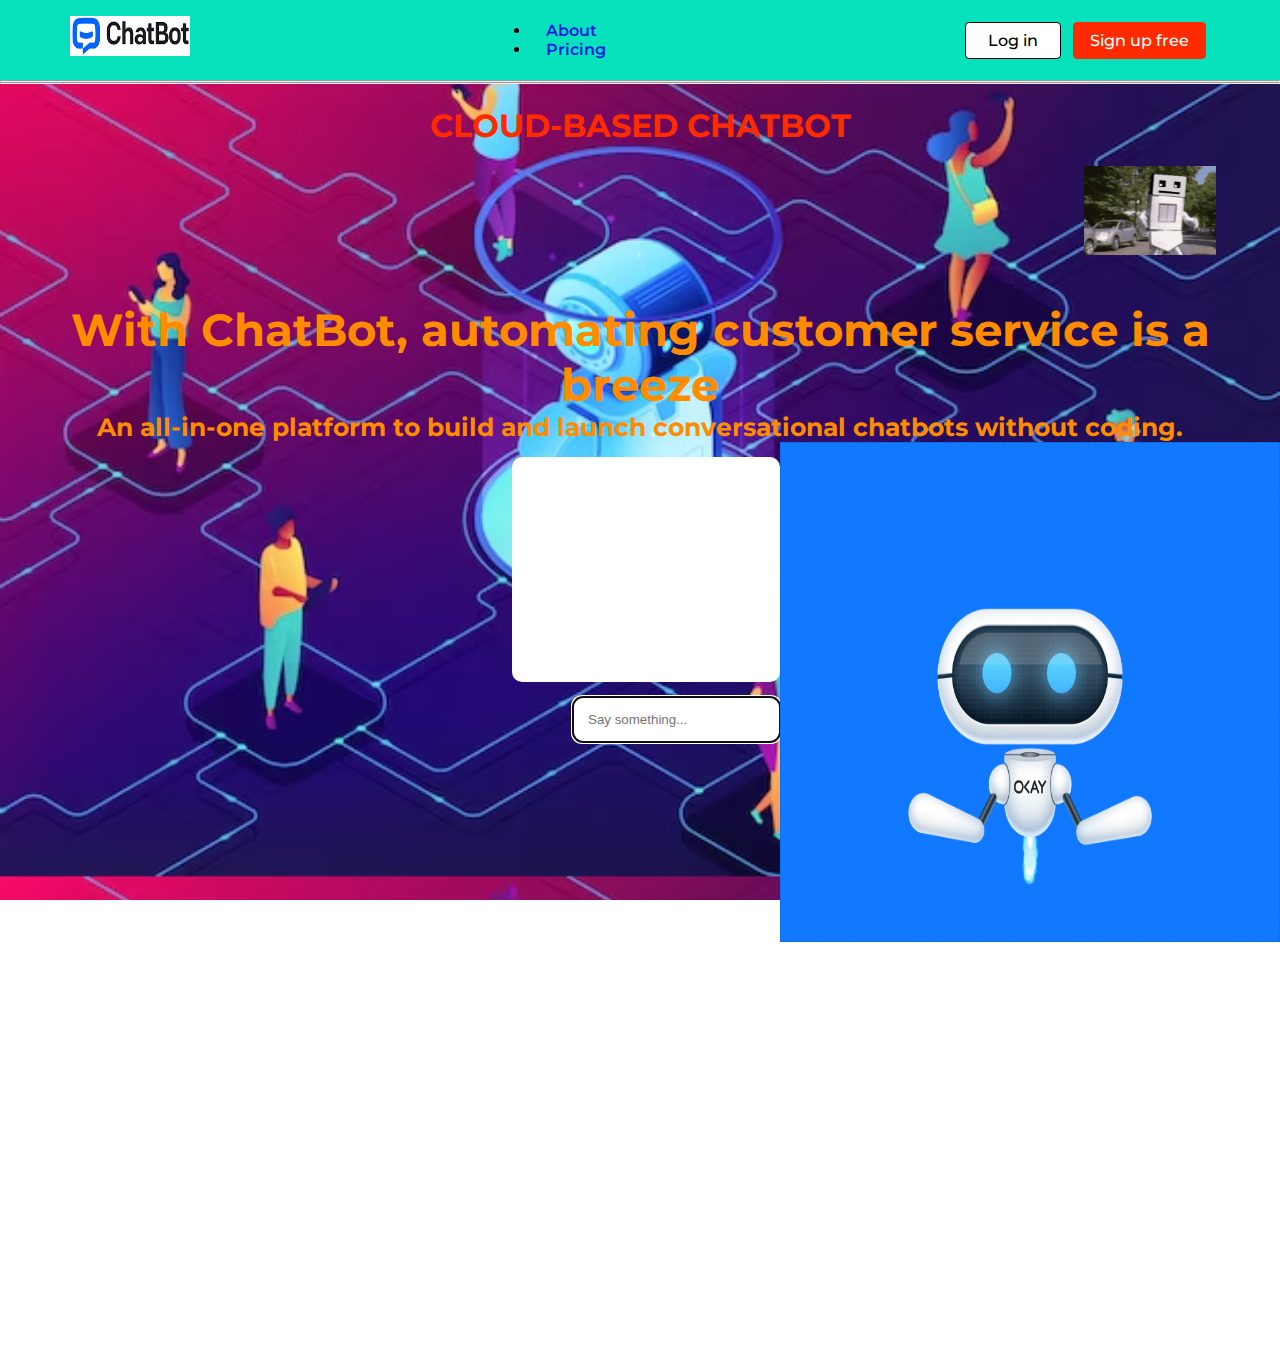
<file: html/index.html>
﻿<!DOCTYPE html>

<html lang="en" xmlns="http://www.w3.org/1999/xhtml">
<head>
    <meta charset="utf-8" />
    <meta http-equiv="X-UA-Compatible" content="IE=edge" />
    <meta name="viewport" content="width=device-width,initial-scale=1.0" />
    <link rel="stylesheet" href="../css/styles.css" />
</head>
<body>
    <header>
        
        <div class="container">
            <nav>
                <div class="logo">
                   <img src="../images/echatlogo.png">
                </div>
        
                <div class=" nav_bar">

                    <ul>

                        <li><a href="chatabout.html"> About</a></li>
                        <li><a href="price.html"> Pricing</a></li>

                    </ul>
                </div>
                <div class="c-navbar__actions">
                    <a href="https://app.chatbot.com" class="c-btn v--secondary v--sm" data-controller="track" data-track-category="Log In Button" data-track-action="Top Nav" data-track-label="Redirect to Accounts" data-action="track#send">Log in</a>
                    <a href="https://accounts.chatbot.com/signup?source_id=header_cta&amp;source_url=https://www.chatbot.com/&amp;source_type=website" class="c-btn v--signup v--sm" data-controller="track" data-track-category="Signup" data-track-action="Signup Redirect" data-track-label="Sign up free - Top Nav" data-action="track#send">Sign up free</a>
                </div>
            </nav>
            <hr><hr>
        </div>
    </header>
    <div>
    <h1 class="heading">CLOUD-BASED CHATBOT</h1>
    </div>
    <div class="blink">
        <marquee width="95%" direction="left"  scrollamount="15%">
           <img src="../images/dankbot-dank.gif" height="15%" width="13%">
           <img src="../images/robot-hi-robot.gif" height="13%" width="7%">
           <img src="../images/vutura-chatbot.gif" height="10%" width="7%">
           <img src="../images/h1.jpg" height="10%" width="10%">
           <img src="../images/h2.jpg" height="10%" width="7.5%">
           <img src="../images/h3.gif" height="10%" width="10%">
           <img src="../images/dankbot-dank.gif" height="15%" width="13%">
           <img src="../images/robot-hi-robot.gif" height="13%" width="7%">
           <img src="../images/vutura-chatbot.gif" height="10%" width="7%">
           <img src="../images/h1.jpg" height="10%" width="10%">
           <img src="../images/h2.jpg" height="10%" width="7.5%">
           <img src="../images/h3.gif" height="10%" width="10%">
           <img src="../images/dankbot-dank.gif" height="15%" width="13%">
           <img src="../images/robot-hi-robot.gif" height="13%" width="7%">
           <img src="../images/vutura-chatbot.gif" height="10%" width="7%">
           <img src="../images/h1.jpg" height="10%" width="10%">
           <img src="../images/h2.jpg" height="10%" width="7.5%">
           <img src="../images/h3.gif" height="10%" width="10%">
           <img src="../images/dankbot-dank.gif" height="15%" width="13%">
           <img src="../images/robot-hi-robot.gif" height="13%" width="7%">
           <img src="../images/vutura-chatbot.gif" height="10%" width="7%">
           <img src="../images/h1.jpg" height="10%" width="10%">
           <img src="../images/h2.jpg" height="10%" width="7.5%">
           <img src="../images/h3.gif" height="10%" width="10%">
        
            </marquee>
            <div class="containerpara">
                <div class="left-para">
                    <h2>With ChatBot, automating customer service is a breeze</h2>
                    <h5>An all-in-one platform to build and launch conversational chatbots without coding.</h5>
                </div>
            </div>
    </div>  
     <div id="container"> 
        <div class="robo"> 
            <object data="chatbot.html"  width="100%" type="text/html"></object> 
            </div>
    </div> 
    
        
</body>
</html>















<!-- <hr><hr>
<div>
<div class="chating">
  <img src="C:\Users\CHANDRAKALA\OneDrive\Pictures\images\chatbot-app.png">
</div>
<div>
<h1 class="b--u-text-3xl u-my-0 u-maxw-8 u-mx-auto">
  With ChatBot, automating &nbsp;customer service is a <span class="u-text-mark">breeze</span>
</h1>
<p class="u-maxw-6 u-mx-auto lg:u-ml-0 u-text-p5 u-py-md">
  An all-in-one platform to build and launch conversational chatbots without coding.
</p>
</div>
<form action="https://accounts.chatbot.com/signup" method="GET" data-controller="signup track" data-action="track#send" data-track-category="Signup" data-track-action="Signup Redirect" data-track-label="Sign up free 1" class="u-maxw-6 u-mx-auto lg:u-ml-0 u-Mb-xs">
  <div class="u-maxw-6 u-mx-auto u-flex u-flex-col sm:u-flex-row">
    <input type="email" name="email" class="u-mr-xs u-mb-xs sm:u-mb-0" style="min-width: 14rem;" data-target="signup.email" placeholder="Enter your business email" required="">
    <input type="hidden" name="source_id" value="hero-a">
    <input type="hidden" name="source_url" value="https://www.chatbot.com/">
    <input type="hidden" name="source_type" value="website">
    
    <button type="submit" class="c-btn v--signup">Sign up free</button>
  </div>
</form>
<p class="u-maxw-7 u-mx-auto u-text-p6 u-Mt-2xs u-text-center lg:u-text-left">
  <span class="u-inline-block u-mr-md">
      <span class="u-mr-xs">
          <svg xmlns="http://www.w3.org/2000/svg" width="11" height="10">
              <path d="M9.1.3L4 5.4l-2-2c-.3-.3-.7-.4-1-.3S0 3.5 0 4c0 .4 0 .8.3 1l2.8 2.8c.2.2.5.3.8.3s.6-.1.8-.3l6-5.9c.3-.2.4-.6.3-1a1 1 0 0 0-.8-.8c-.4 0-.8 0-1 .3z" fill="currentColor"></path>
          </svg>
      </span>
      <span>Free 14-day trial</span>
  </span>

  <span class="u-inline-block u-mr-md">
      <span class="u-mr-xs">
          <svg xmlns="http://www.w3.org/2000/svg" width="11" height="10">
              <path d="M9.1.3L4 5.4l-2-2c-.3-.3-.7-.4-1-.3S0 3.5 0 4c0 .4 0 .8.3 1l2.8 2.8c.2.2.5.3.8.3s.6-.1.8-.3l6-5.9c.3-.2.4-.6.3-1a1 1 0 0 0-.8-.8c-.4 0-.8 0-1 .3z" fill="currentColor"></path>
          </svg>
      </span>
      <span>No credit card required</span>
  </span>
</p> -->
</file>
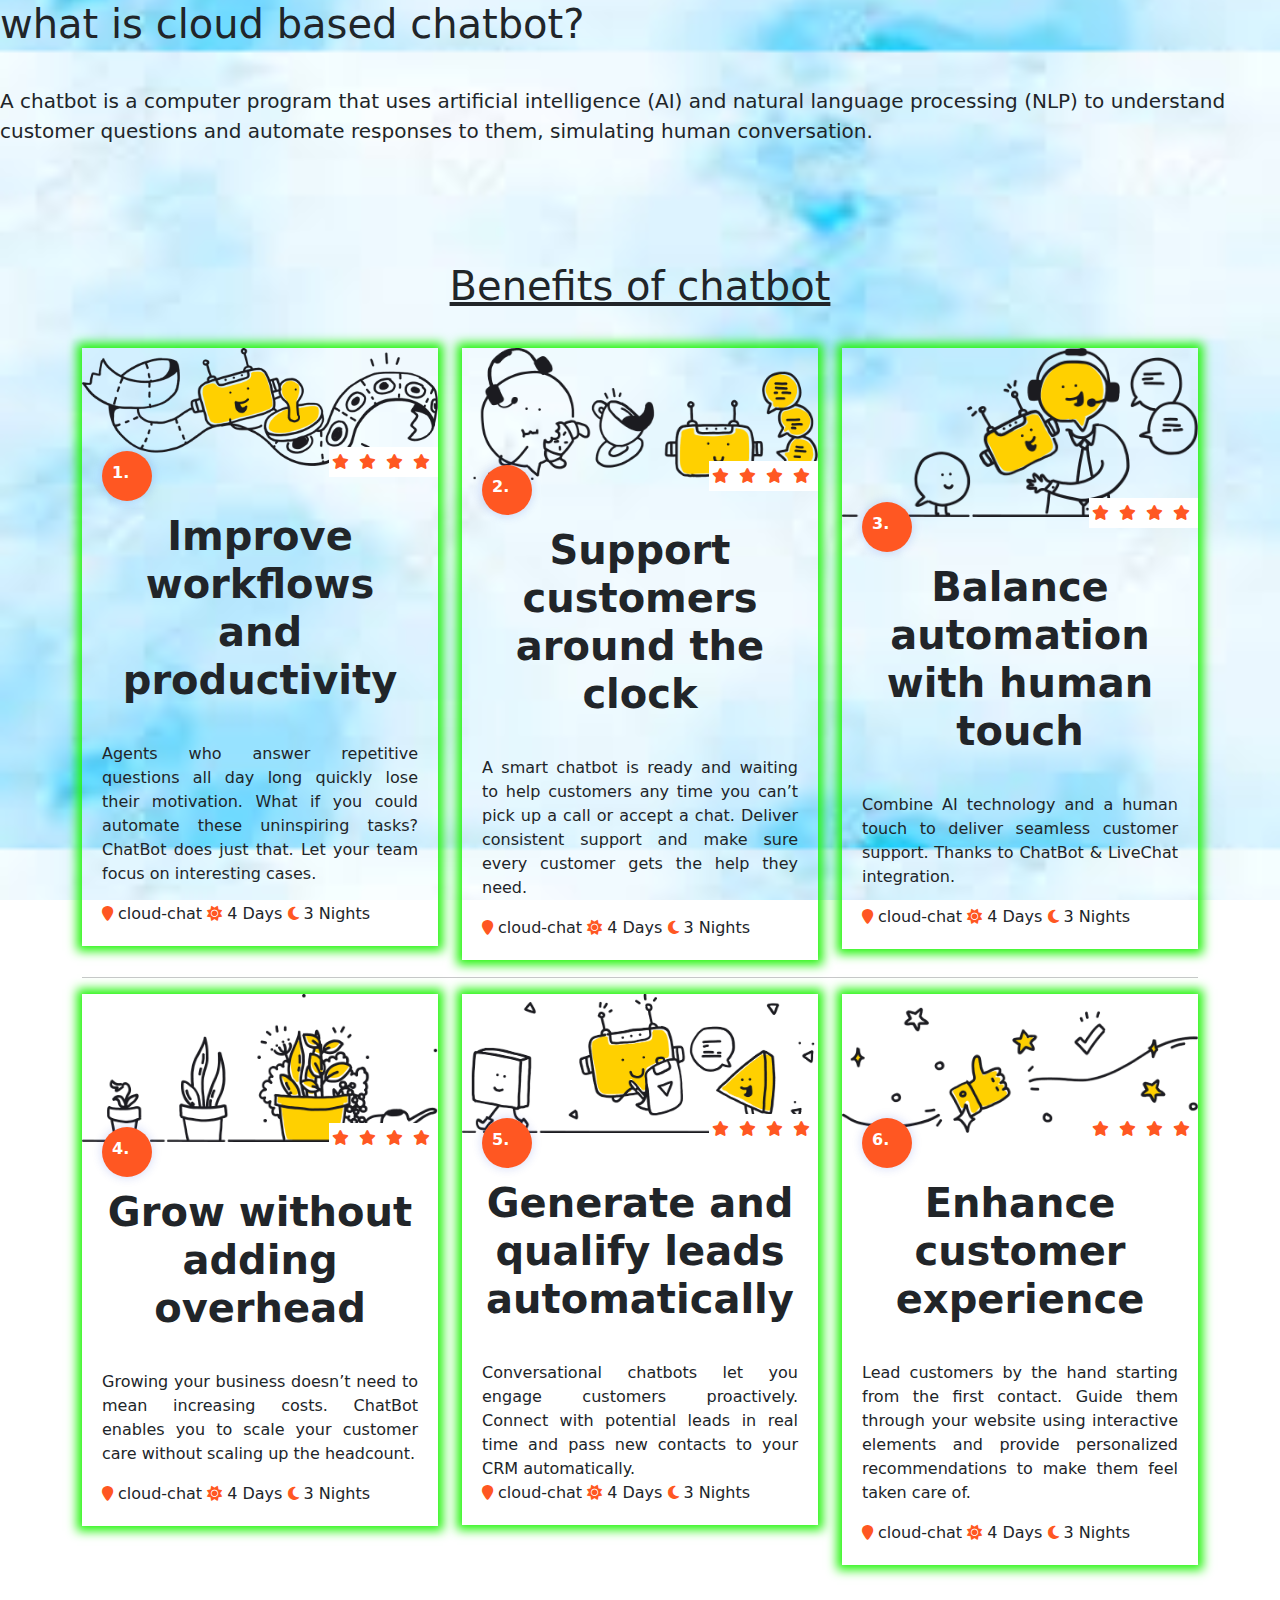
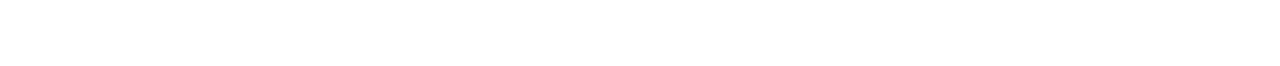
<file: html/chatabout.html>
<html>
    <head>
        <title>
            about chatbot
        </title>
        <link rel="stylesheet" href="../css/aboutstyle.css">
        <link rel="stylesheet" href="https://cdnjs.cloudflare.com/ajax/libs/font-awesome/6.4.0/css/all.min.css">
        <meta name=""viewport" content="width=device-width,initial-scale=1.0">
        <link rel="stylesheet" href="https://cdn.jsdelivr.net/npm/bootstrap@5.2.3/dist/css/bootstrap.min.css">
    </head>
    <body background="../images/whitebag.jpg">
    <div class="mainhead">
    <h1 >what is cloud based chatbot?</h1>
    <p class="def">A chatbot is a computer program that uses artificial intelligence (AI) and natural language processing (NLP) to understand customer questions and automate responses to them, simulating human conversation.</p>
    </div>
    <section class="features">
        <h1><u>Benefits of chatbot</u></h1>
        <div class="container">
        <div class="row">
            <div class="col-md-4">
                <div class="Feature-box">
                       <div class="feature-img">
                          <img src="../images/ben1.png">
                              <div class="Price">
                                  <p>1.</p>
                              </div>
                             <div class="rating">
                                  <i class="fa fa-star" ></i>
                                  <i class="fa fa-star" ></i>
                                  <i class="fa fa-star" ></i>
                                  <i class="fa fa-star" ></i>
                             </div>
                        </div>
                        <div class="feature-details">
                            <p>
                                <h1><b>Improve workflows and productivity</b></h1>
                                Agents who answer repetitive questions all day long quickly lose their motivation. What if you could automate these uninspiring tasks? ChatBot does just that. Let your team focus on interesting cases.
                            </p>
                            <div>
                                <span> <i class="fa fa-map-marker" ></i>cloud-chat</span>
                                <span> <i class="fa fa-sun" ></i>4 Days</span>
                                <span> <i class="fa fa-moon" ></i>3 Nights</span>
                            </div>
                        </div>
                    </div>
                </div>
                <div class="col-md-4">
                    <div class="Feature-box">
                        <div class="feature-img">
                           <img src="../images/ben2.png">
                               <div class="Price">
                                   <p>2.</p>
                               </div>
                              <div class="rating">
                                   <i class="fa fa-star" ></i>
                                   <i class="fa fa-star" ></i>
                                   <i class="fa fa-star" ></i>
                                   <i class="fa fa-star" ></i>
                              </div>
                         </div>
                         <div class="feature-details">
                             <p>
                                <h1><b>Support customers around the clock</b></h1>
                                A smart chatbot is ready and waiting to help customers any time you can’t pick up a call or accept a chat. Deliver consistent support and make sure every customer gets the help they need.
                            </p>
                             <div>
                                 <span> <i class="fa fa-map-marker" ></i>cloud-chat</span>
                                 <span> <i class="fa fa-sun" ></i>4 Days</span>
                                 <span> <i class="fa fa-moon" ></i>3 Nights</span>
                             </div>
                         </div>
                     </div>
                </div>
 
                <div class="col-md-4">
                     <div class="Feature-box">
                         <div class="feature-img">
                            <img src="../images/ben8.png">
                                <div class="Price">
                                    <p>3.</p>
                                </div>
                               <div class="rating">
                                    <i class="fa fa-star" ></i>
                                    <i class="fa fa-star" ></i>
                                    <i class="fa fa-star" ></i>
                                    <i class="fa fa-star" ></i>
                               </div>
                          </div>
                          <div class="feature-details">
                              <p>
                                <h1><b>Balance automation with human touch</b></h1>
                                Combine AI technology and a human touch to deliver seamless customer support. Thanks to ChatBot & LiveChat integration.
                              </p>
                              <div>
                                  <span> <i class="fa fa-map-marker" ></i>cloud-chat</span>
                                  <span> <i class="fa fa-sun" ></i>4 Days</span>
                                  <span> <i class="fa fa-moon" ></i>3 Nights</span>
                              </div>
                          </div>
                      </div>
                 </div>
                 <section>
                    <hr>
                </section>
                                   
                 <div class="col-md-4">
                    <div class="Feature-box">
                        <div class="feature-img">
                           <img src="../images/ben4.png">
                               <div class="Price">
                                   <p>4.</p>
                               </div>
                              <div class="rating">
                                   <i class="fa fa-star" ></i>
                                   <i class="fa fa-star" ></i>
                                   <i class="fa fa-star" ></i>
                                   <i class="fa fa-star" ></i>
                              </div>
                         </div>
                         <div class="feature-details">
                             <p>
                               <h1><b>Grow without adding overhead</b></h1>
                               Growing your business doesn’t need to mean increasing costs. ChatBot enables you to scale your customer care without scaling up the headcount.
                             </p>
                             <div>
                                 <span> <i class="fa fa-map-marker" ></i>cloud-chat</span>
                                 <span> <i class="fa fa-sun" ></i>4 Days</span>
                                 <span> <i class="fa fa-moon" ></i>3 Nights</span>
                             </div>
                         </div>
                     </div>
                </div>  
                <div class="col-md-4">
                    <div class="Feature-box">
                        <div class="feature-img">
                           <img src="../images/ben5.png">
                               <div class="Price">
                                   <p>5.</p>
                               </div>
                              <div class="rating">
                                   <i class="fa fa-star" ></i>
                                   <i class="fa fa-star" ></i>
                                   <i class="fa fa-star" ></i>
                                   <i class="fa fa-star" ></i>
                              </div>
                         </div>
                         <div class="feature-details">
                             <p>
                               <h1><b>Generate and qualify leads automatically</b></h1>
                               Conversational chatbots let you engage customers proactively. Connect with potential leads in real time and pass new contacts to your CRM automatically.
                             <div>
                                 <span> <i class="fa fa-map-marker" ></i>cloud-chat</span>
                                 <span> <i class="fa fa-sun" ></i>4 Days</span>
                                 <span> <i class="fa fa-moon" ></i>3 Nights</span>
                             </div>
                         </div>
                     </div>
                </div>  
                <div class="col-md-4">
                    <div class="Feature-box">
                        <div class="feature-img">
                           <img src="../images/ben6.png">
                               <div class="Price">
                                   <p>6.</p>
                               </div>
                              <div class="rating">
                                   <i class="fa fa-star" ></i>
                                   <i class="fa fa-star" ></i>
                                   <i class="fa fa-star" ></i>
                                   <i class="fa fa-star" ></i>
                              </div>
                         </div>
                         <div class="feature-details">
                             <p>
                               <h1><b>Enhance customer experience</b></h1>
                               Lead customers by the hand starting from the first contact. Guide them through your website using interactive elements and provide personalized recommendations to make them feel taken care of.
                             </p>
                             <div>
                                 <span> <i class="fa fa-map-marker" ></i>cloud-chat</span>
                                 <span> <i class="fa fa-sun" ></i>4 Days</span>
                                 <span> <i class="fa fa-moon" ></i>3 Nights</span>
                             </div>
                         </div>
                     </div>
                </div>  
            </div>
             </div>
        </div>
    </section>
    </body>
</html>
</file>
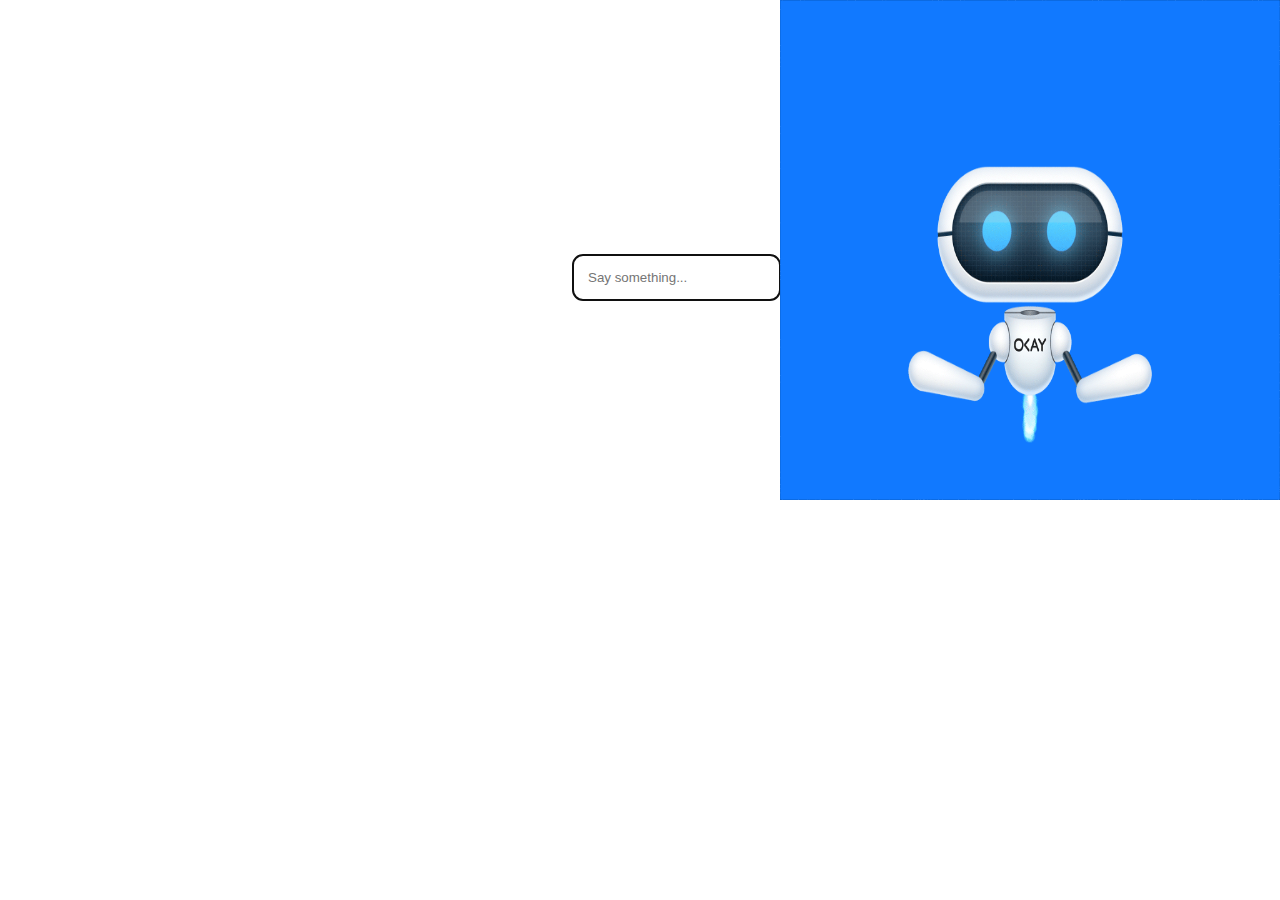
<file: html/chatbot.html>
<!DOCTYPE html>
<html>
<head>
	<title>Chatbot</title>
	<link rel="icon" href="../images/h3.gif" />
	<link rel="stylesheet" href="../css/stylegit.css" />
</head>

<body>
	
	<div id="container" class="container">
		<div id="chat" class="chat">
			<div id="messages" class="messages"></div>
			<input id="input" type="text" placeholder="Say something..." autocomplete="off" autofocus="true" />
		</div>
		<img src="../images/h3.gif" alt="Robot cartoon" height="500vh" width="500px">
	</div>
</body>
<script type="text/javascript" src="../javascript/index.js" ></script>
<script type="text/javascript" src="../javascript/constants.js" ></script>
<script type="text/javascript" src="../javascript/speech.js" ></script>
</html>
</file>
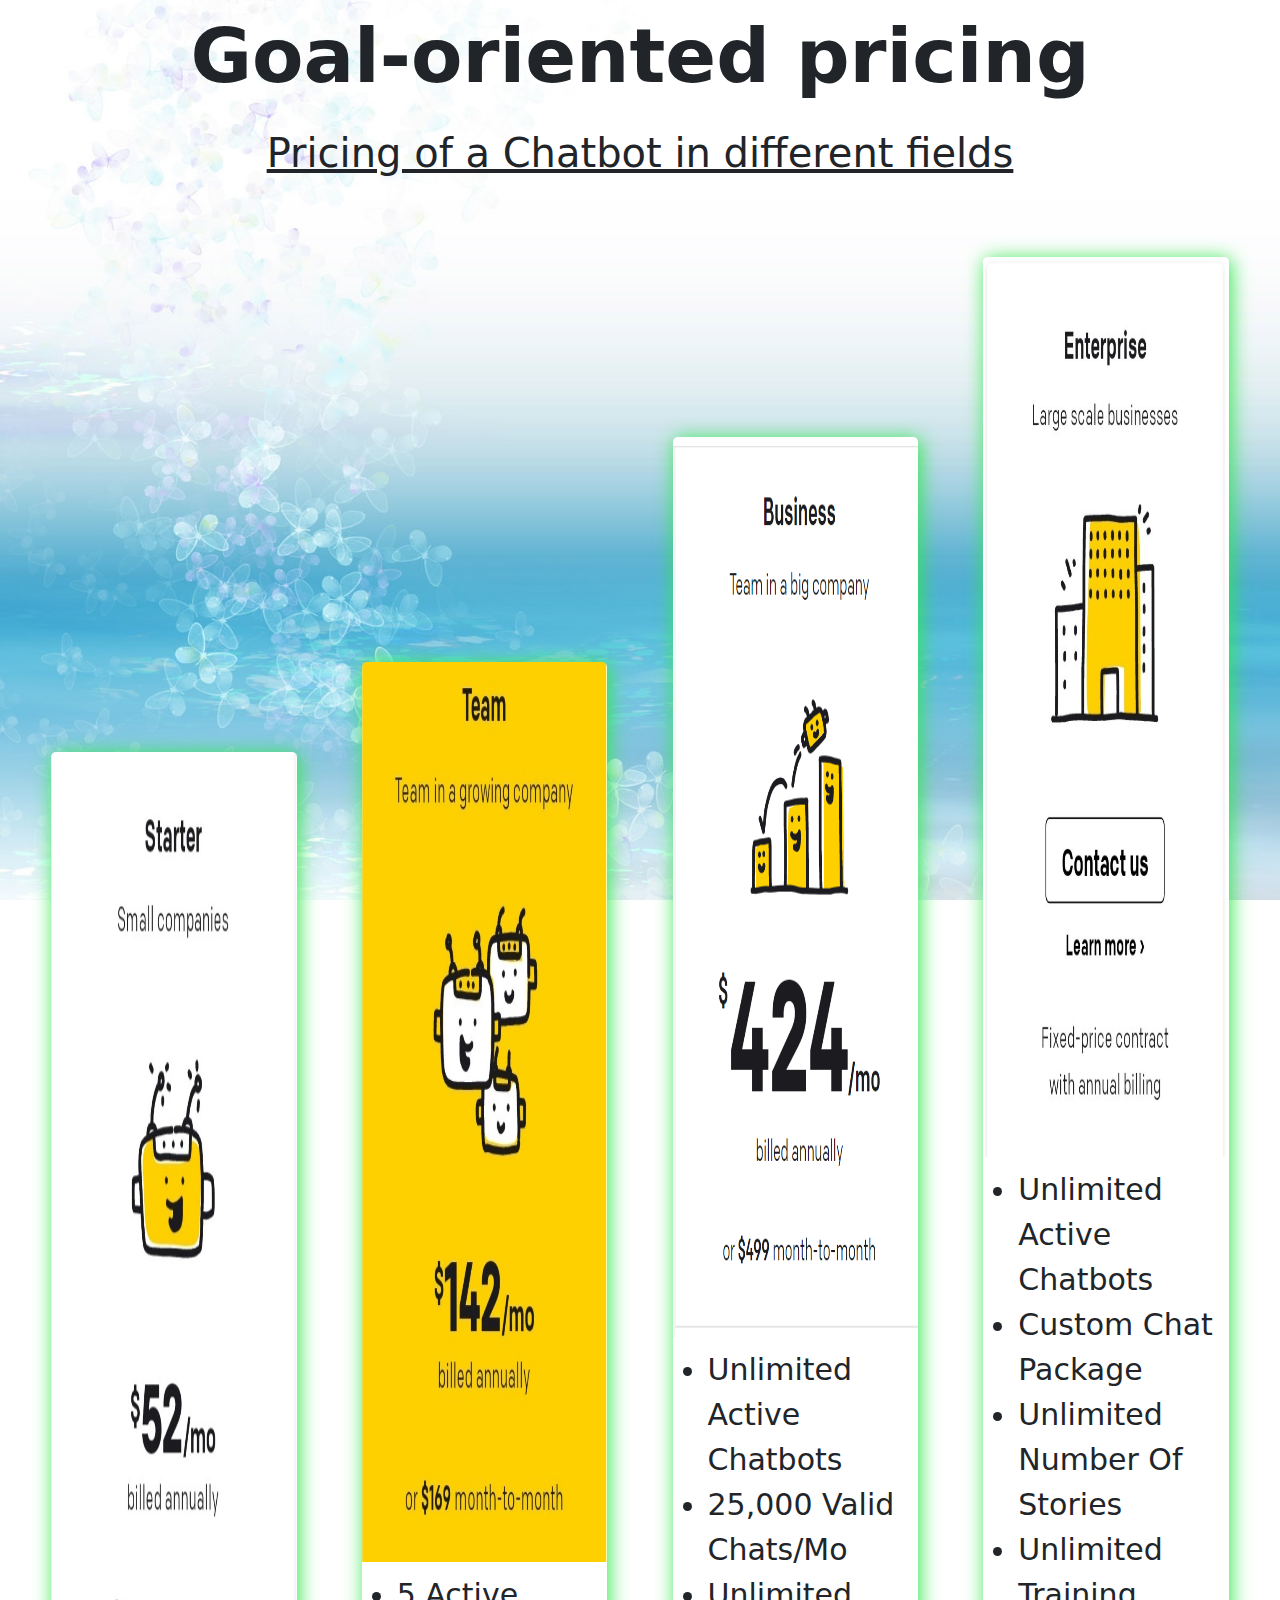
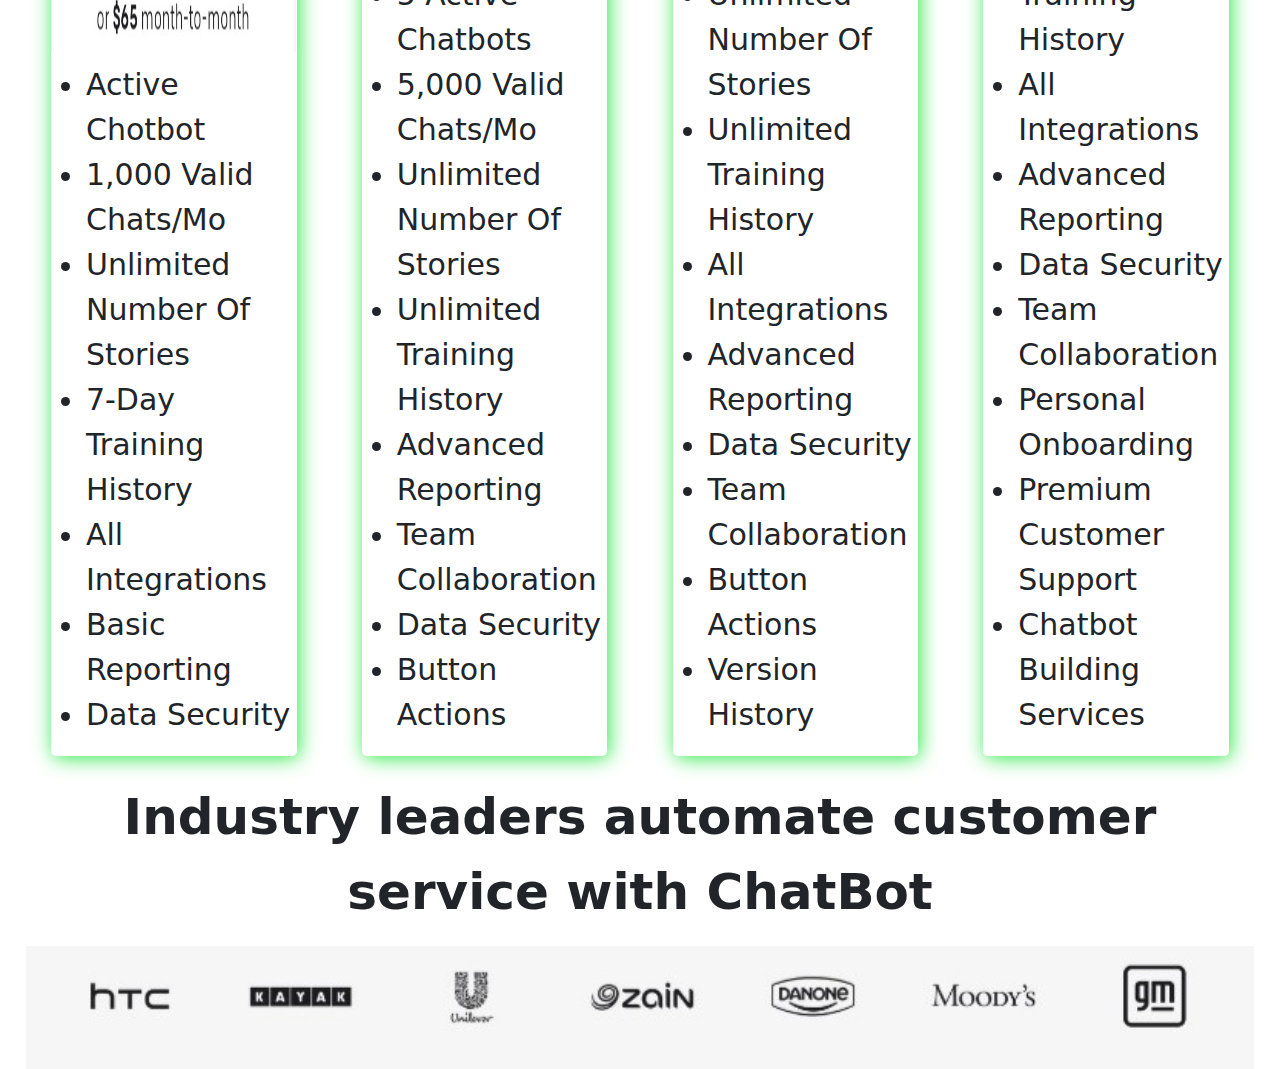
<file: html/price.html>
<html>
    <head>
        <title>
            pricing chatbot
        </title>
        <link rel="stylesheet" href="../css/aboutstyle.css">
        <link rel="stylesheet" href="https://cdnjs.cloudflare.com/ajax/libs/font-awesome/6.4.0/css/all.min.css">
        <meta name=""viewport" content="width=device-width,initial-scale=1.0">
        <link rel="stylesheet" href="https://cdn.jsdelivr.net/npm/bootstrap@5.2.3/dist/css/bootstrap.min.css">

        <link rel="stylesheet" href="../css/pricestyle.css">
    </head>
    <body background="../images/flower.jpg">
    <div class="mainhead">
    <p >Goal-oriented pricing</a>
    </div>
    <section class="pricing">
        <h1><u>Pricing of a Chatbot in different fields </u></h1>
        
       
        <div class="main">

           
           <div class="price1">
           
           <div class="image">
              <img src="../images/p1.jpg">
           </div>
           
           <div class="des">
            <ul>
            <li>active chotbot</li>
            <li>1,000 valid chats/mo</li>
            <li>Unlimited number of stories</li>
            <li>7-day training history</li>
            <li>All integrations</li>
            <li>Basic reporting</li>
            <li>Data security</li>
          </ul>
           </div>
           </div>
         

           <div class="price1">   
            <div class="image">
               <img src="../images/p2.jpg">
            </div>           
            <div class="des">
             <ul> 
               <li>5 active chatbots</li>
               <li>5,000 valid chats/mo</li>
               <li>Unlimited number of stories </li>
               <li>Unlimited training history </li>
               <li>Advanced reporting  </li>
               <li>Team collaboration </li>
               <li>Data security</li>
               <li>Button actions</li>
             </ul>
            </div>
            </div>

            <div class="price1">
                <div class="image">
                   <img src="../images/p3.png">
                </div>
                
                <div class="des">
                    <ul> 
                        <li>Unlimited active chatbots</li>
                        <li>25,000 valid chats/mo</li>
                        <li>Unlimited number of stories</li>
                        <li>Unlimited training history</li>
                        <li>All integrations</li>
                        <li>Advanced reporting</li>
                        <li>Data security</li>
                        <li>Team collaboration</li>
                        <li>Button actions</li>
                        <li>Version history</li>                     
                    </ul>
                </div>
                </div>

               <div class="price1">
            
                <div class="image">
                   <img src="../images/p4.jpg">
                </div>                
                <div class="des">
                 <ul>
                    <li>Unlimited active chatbots</li>
                    <li>Custom chat package</li>
                    <li>Unlimited number of stories</li>
                    <li>Unlimited training history</li>
                    <li>All integrations</li>
                    <li>Advanced reporting</li>
                    <li>Data security</li>
                    <li>Team collaboration</li>
                    <li>Personal onboarding</li>
                    <li>Premium customer support</li>
                    <li>Chatbot building services</li>
                 </ul>
                </div>
                </div>

<!-- <div class="price1">  -->
            
                <div class="last">
                    <p>Industry leaders automate customer service with ChatBot</p>
                    <img src="../images/p5.jpg">
                </div>
                </div>
                </div></section>
                </body>
</html>
</file>
<file: css/styles.css>
﻿
@import url('https://fonts.googleapis.com/css2?family=Montserrat:wght@400;700&display=swap');
* {
    margin: 0;
    padding: 0;
    box-sizing: border-box;
    font-family: 'Montserrat', sans-serif;
}
/* header {
    background-size:cover;
    width: 100%;
    height: 100%;
  
} */

.containerpara {
    font-weight: 700;
    font-size: 30px;
    color: darkorange; 
}
.left-para{
    padding-top: 3%;
    text-align:center;
    justify-content: center;
}
.heading{
    padding-top: 2%;
    color:#ff2b00;

}
.blink{
    padding-top: 1%;
    animation: blinker linear infinite;
    color: red;
    font-family: sans-serif;
    height:50%;
}
@keyframes blinker {
    50% {
        opacity: 0;
    }
}
body{
    background-image:url("../images/rkcs.avif");
    background-size: cover;
    height:100%;
    width: 100%;
    background-size: 100%;
    background-position: center;
    background-attachment: fixed;

  
}
.container {
    background-color:rgb(7, 226, 189);
    height: 80px;
   
}
nav {
    padding:0 30px;
    max-width: 1200px;
    margin: auto;
    display: flex;
    align-items:center;
    justify-content: space-between;
    height:80px;
}

.logo {
    font-size:35px;
    font-weight:700;
    color:#ffffffff;
    text-decoration:none;
    text-transform:uppercase;
    letter-spacing:2px;

}
.open_nav{
    height:40px;
    width:40px;
    display:flex;align-items:center;
    justify-content:center;
    background-color:#053742;
    border-radius:5px;
}
    .open_nav span {
    height:3px;
    width:25px;
    background-color:#ffffff;
    position:relative;
    }
    .open_nav span::after,
    .open_nav span::before{
        content:"";
        position:absolute;
        left:0;
        height:inherit;
        width:inherit;
        background-color:inherit;
    }
    .open_nav span::after{
        top:-8px;
    }
        .open_nav span::before {
            top: 8px;
        }



    .navbar {
    position: relative;
    
}
v
.nav_bar ul li {
    list-style: none;
    display: inline-block;
    margin-left: 5px;

}



.nav_bar ul li  a{
    text-decoration:none;
    text-transform:capitalize;
    color:#011bdf;
    font-weight: 600;
    text-shadow: #ff2b00;
    padding:10px 15px;
    border-radius:5px;
    transition:all .5s ease-in-out;
}

    .nav_bar ul li a:hover ,
    .nav_bar ul li a.active{


    background-color: rgba(255,255,255,0.2);
}
    @media(max-width:768px){
        .open_nav{
            display:flex;
        }
        .nav_bar{
            position:fixed;
            top:0;
            right:0;
            width:75%;
            background-color:#053742;
            padding:30px 50px;
        }
        .nav_bar ul li{
            display:block;
            margin:40px 0;
            border-bottom:1px solid;
        } 
    }

c-navbar__actions {
        display: flex;
        display: none;
        margin-left: auto;
        margin-right: -0.25rem;
        position: relative;
}

.c-btn.v--secondary {
    background-color: #fff;
    border-color: #000;
    color: #000;
}
.c-btn.v--sm {
    min-width: 6rem;
    padding: 0.5rem 1rem;
}
.c-btn:not(:disabled) {
    cursor: pointer;
}
.c-btn:not(:focus) {
    box-shadow: none;
}
.c-navbar__actions>* {
    margin: 0 0.25rem;
}

.c-btn {
    border-radius: 0.25rem;
    border-style: solid;
    border-width: 1px;
    display: inline-block;
    font-weight: 500;
    line-height: normal;
    padding: 0.75rem 1.5rem;
    text-align: center;
    text-decoration: none;
    transition: background .2s,color .2s,border .2s;
    -webkit-user-select: none;
    -moz-user-select: none;
    user-select: none;
    vertical-align: middle;
    white-space: nowrap;
}
.c-btn.v--signup {
    background-color: #ff2b00;
    border-color: #ff2b00;
    color: #fff;
}
.c-btn.v--sm {
    min-width: 6rem;
    padding: 0.5rem 1rem;
}
.c-btn:not(:disabled) {
    cursor: pointer;
}
.c-btn:not(:focus) {
    box-shadow: none;
}
.c-navbar__actions>* {
    margin: 0 0.25rem;
}
.c-btn {
    border-radius: 0.25rem;
    border-style: solid;
    border-width: 1px;
    display: inline-block;
    font-weight: 500;
    line-height: normal;
    padding: 0.75rem 1.5rem;
    text-align: center;
    text-decoration: none;
    transition: background .2s,color .2s,border .2s;
    -webkit-user-select: none;
    -moz-user-select: none;
    user-select: none;
    vertical-align: middle;
    white-space: nowrap;
}
a {
    text-decoration: none;
}
a {
    background-color: transparent;
}
.logo img{
    height: 40px;
    width:120px;
    display:black;
    border-image:pink;
   
  }
.chating img{
    float:right;
    height: 700px;
    width:700px;
    display: block;
    margin-left: auto
}
.b--u-text-3xl {
   padding-top: 10%;
   padding-left: 5%;
   padding-right: 10%;
   padding-top: 10%;
    font-weight: 700;
    letter-spacing: -normal;
    font-size: 200%;
  
}
.u-my-0 {
    margin-bottom: 0;
    margin-top: 0;
}
.u-py-md {
    padding-bottom: 1rem;
    padding-top: 1rem;
}
.u-mx-auto {
    margin-right: auto;
    padding-left: 7%;
}

.u-maxw-6 {
    max-width: 34rem;
}
.heading{
    text-align: center;
}
object {
    /* background-color: yellowgreen; */
    display: inline-block;
    width: 100vw;
    height: 100vh;
  }




























































/* *, :after, :before {
    border: 0 solid var(--color-black-100);
}
*, :after, :before {
    border: 0 solid #d4d4d7;
}
*, :after, :before {
    box-sizing: inherit;
}
p {
    display: block;
    margin-block-start: 1em;
    margin-block-end: 1em;
    margin-inline-start: 0px;
    margin-inline-end: 0px;
}
body {
    color: var(--color-black);
    font-family: Colfax,colfax-web,Proxima Nova,Open Sans,Gill Sans MT,Gill Sans,Corbel,Arial,sans-serif;
    font-size: var(--font-size-base);
    font-weight: 400;
    line-height: 1.55555556;
}
body {
    color: var(--color-black-900);
    height: 100%;
    overflow: auto;
    width: 100%;
}
body {
    color: #000;
    font-family: Colfax,sans-serif;
    font-size: 1rem;
    line-height: 1.5;
}
html {
    -webkit-font-smoothing: antialiased;
    -moz-osx-font-smoothing: grayscale;
}
html {
    -webkit-text-size-adjust: 100%;
    line-height: 1.15;
}
*, :after, :before {
    border: 0 solid var(--color-black-100);
}
*, :after, :before {
    border: 0 solid #d4d4d7;
}
*, :after, :before {
    box-sizing: inherit;
}
*, :after, :before {
    border: 0 solid var(--color-black-100);
}
*, :after, :before {
    border: 0 solid #d4d4d7;
}
*, :after, :before {
    box-sizing: inherit;
} */
</file>
<file: css/aboutstyle.css>
body{
    /* background-image:url("C:/Users/CHANDRAKALA/OneDrive/Pictures/images/simple.jpg"); */
    background-size: cover;
    height: 100%;
    width: 100%;
    background-size: 100%;
    background-position: center;
    background-attachment: fixed;
}
.mainhead h1{
    text-align:left;
    
}
.def{
    font-size: 20px;
    font-weight: 400;
}

*{
    padding:0;
    margin:0;
}

.features{
    padding:100px 0;
}
h1{
    text-align:center;
    padding-bottom:30px;

}
.feature-img img{
    width:100%;
    padding-bottom:10px;
}
.price{
    width:50px;
    height:50px;
    background:#FF5722;
    color:#fff;
    font-weight:800;
    border-radius:50%;
    padding:10px;
    box-shadow:0 0 10px 1px rgb(37,73,214,0.18);
    position:absolute;
    left:20px;
    bottom:-25px;
    justify-content: center;
    align-items: center;
}
.feature-img{
    position:relative;
}
.rating{
    padding:3px;
    float:right;
    background:#fff;
    bottom:-1px;
    right:0;
    position:absolute;
}
.features .fa{
    font-size:15px;
    color:#ff5722;

}
.feature-details{
    padding:20px;
    text-align:justify;
}
.feature-details h4{
    font-weight:600;
    margin-top:20px;
}
.features .fa{
    margin-right:5px;
}
.feature-box{
    box-shadow:0 0 10px 5px rgb(34, 245, 11);
    margin-bottom:1px;
}
.gallery{
    padding:20px;
    background-image:linear-gradient(#d4ff00,#12dde4);
}
.gallery-box img{
    width:100%;
    border-radius:10px;
    cursor:pointer;
    transition: 2s;
}
.gallery-box img:hover{
    transform:scale(1.1);
}
.gallery-box h4{
    display:block;
    width:200px;
    text-align:center;
    font-weight:600;
    color:#ed19ca;
    font-size:20px;
    text-shadow: -2px 2px 2px #000;
    position:absolute;
    top:50%;
    left:50%;
    transform:translate(-50%,-50%)
}
.gallery-box{
    position:relative;
    margin-bottom:30px;
}
.banner{

    height: 80%;
    background-image: url("../images/green.jpeg");
    background-position: center;
    background-size: cover;
    background-attachment: fixed;

}
</file>
<file: css/stylegit.css>
* {
    box-sizing: border-box;
  }


  html {
      height: 100%;
  
  }
  
  body {
    font-family: 'Roboto', 'Oxygen',
      'Ubuntu', 'Cantarell', 'Fira Sans', 'Droid Sans', 'Helvetica Neue', Arial, Helvetica,
      sans-serif;
    -webkit-font-smoothing: antialiased;
    -moz-osx-font-smoothing: grayscale;
      /* background-color: rgba(223, 242, 247, .5); */
      height: 80%;
      width:60%;
      float: right;

      margin: 0;
  }
  
  span {
      padding-right: 15px;
      padding-left: 15px;
  }
  
  .container {
      display: flex;
    justify-content: right;
      align-items: right;
      width: 100%;
      height: 100%;
      float:right;
  }
  .chat {
      height: 300px;
      width: 50vw;
      display: flex;
      flex-direction: column;
    justify-content: center;
      align-items: center;
  } 
  
  ::-webkit-input-placeholder { 
      color: .711 
  }
   
  input { 
      border: 0; 
      padding: 15px; 
      margin-left: auto;
      border-radius: 10px; 
  }
  
  .messages {
      display: flex;
      flex-direction: column;
      overflow: scroll;
      height: 90%;
      width: 100%;
      background-color: white;
      padding: 15px;
      margin: 15px;
      border-radius: 10px;
  }
  
  #bot {
      margin-left: auto;
  }
  
  .bot {
      font-family: Consolas, 'Courier New', Menlo, source-code-pro, Monaco,  
      monospace;
  }
  
  .avatar {
      height: 25px;
  }
  
  .response {
      display: flex;
      align-items: center;
      margin: 1%;
  }
  
  
  /* Mobile */
  
  @media only screen and (max-width: 980px) {
    .container {
          flex-direction: column; 
          justify-content: flex-start;
      }
      .chat {
          width: 75vw;
          margin: 10vw;
      }
  }
</file>
<file: css/pricestyle.css>
*{
    margin: 0px;
    padding: 0px;
   }
   /* body{
    font-family: 'Times New Roman', Times, serif;

   } */

   .mainhead{
    font-size: 75px;
    text-align: center;
    padding-top:inherit;
    font-weight: bold;
   }
   .pricing{
    font-size: 50px;
    text-align: center;
    padding-top:inherit;
    /* font-weight: bold; */
   } 
   .main{  
    margin: 2%;
   }
   
   .price1{
        width: 20%;
        display: inline-block;
        box-shadow: 2px 2px 20px rgb(47, 232, 75);
        border-radius: 5px; 
        margin: 2%;
        justify-items: center;
        text-transform:capitalize;
       }   
   .image img{
     width: 100%;
     height:100%;
     border-top-right-radius: 5px;
     border-top-left-radius: 5px;
     align-items: center;   
    }   
   .des{
    padding: 3px;
    text-align: left;
    font-size: 30px;
    padding-top: 10px;
    border-bottom-right-radius: 5px;
    border-bottom-left-radius: 5px;
    text-transform:capitalize;
   }

   .last{
  font-size: 50px;
  text-align: center;
  padding-top:inherit;
  font-weight: bold;

   }
   .last img{
    width:100%;font-size: larger;
   }
   /* }
   button{
     margin-top: 40px;
     margin-bottom: 10px;
     background-color: white;
     border: 1px solid black;
     border-radius: 5px;
     padding:10px;
   }
   button:hover{
     background-color: black;
     color: white;
     transition: .5s;
     cursor: pointer;
   }
    */
</file>
